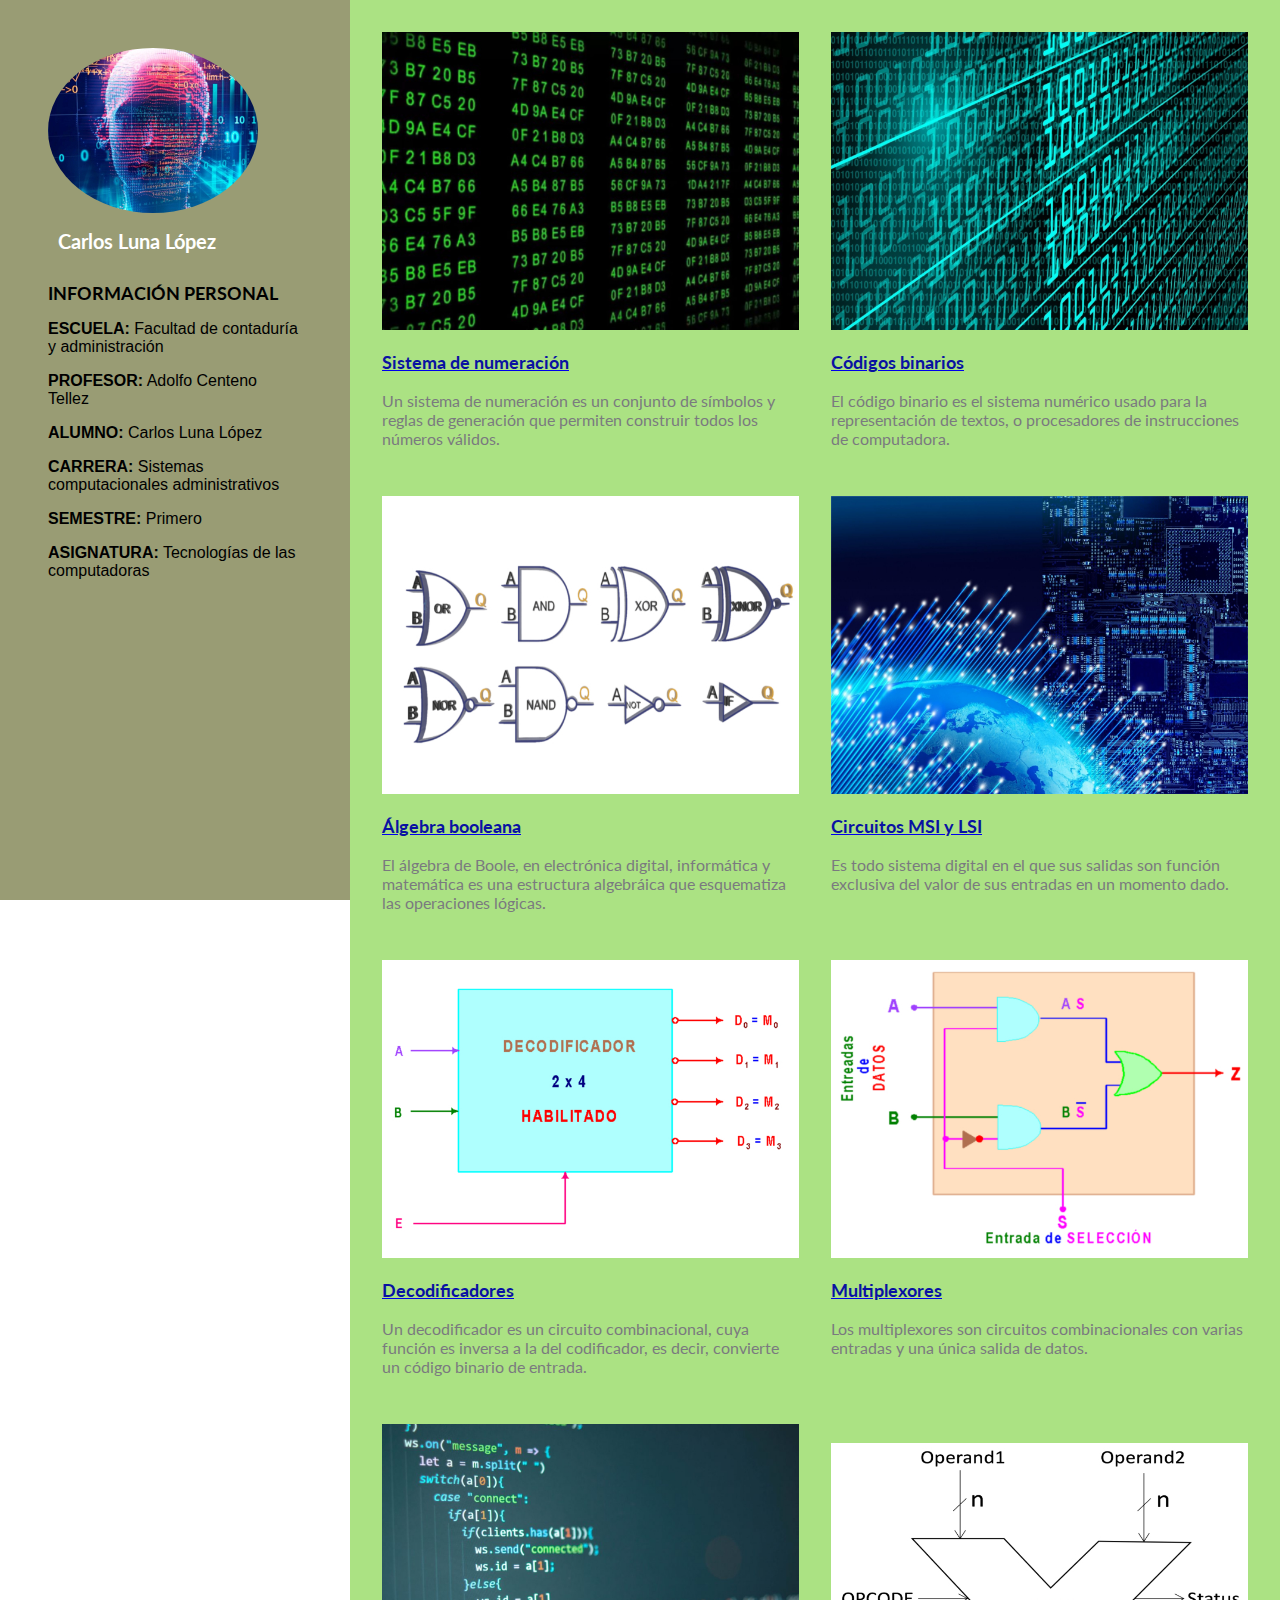
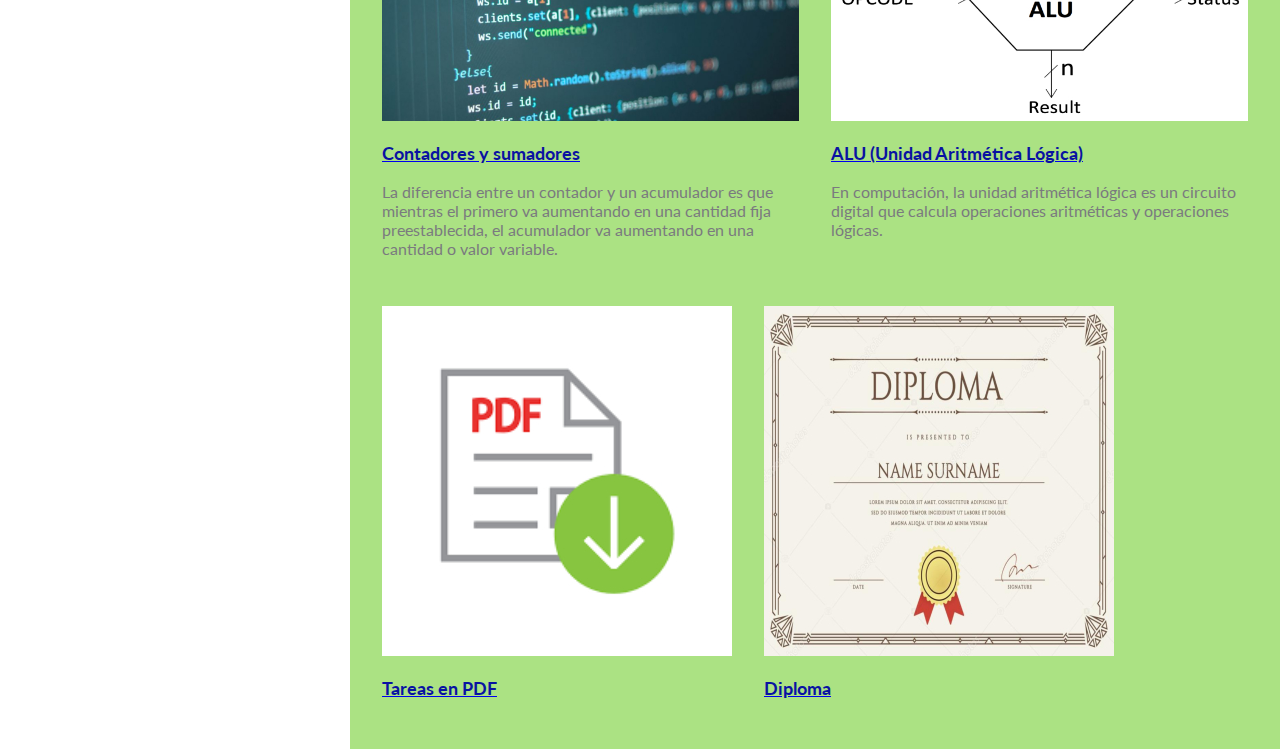
<file: index.html>
<!DOCTYPE html>
<html lang="ES">
<head>
	<meta charset="UTF-8">
	<title>Tecnologías de las computadoras</title>
	<link rel="shortcut icon" href="iconos/icono.ico">
	<link rel="stylesheet" type="text/css" href="css/estilos.css">
	<link href='http://fonts.googleapis.com/css?family=Lato:400,700' rel='stylesheet' type='text/css'>
</head>

<body leftmargin="0px" topmargin="0px" rightmargin="0px" bottommargin="0px">
	<section class="lateral">
		<div class="perfil">
			<a title="Perfil"><img src="img/profile.jpg" alt="" class="perfil__foto" /></a>
			<h1 class="perfil__nombres">Carlos Luna López</h1>
		</div>

		<div class="centro">		
			<h2 class="informacion__titulo">INFORMACIÓN PERSONAL</h2>
			<font face="Comic Sans MS, Arial">
				<p class="informacion__descripcion"><b>ESCUELA:</b> Facultad de contaduría y administración</p>
				<p class="informacion__descripcion"><b>PROFESOR:</b> Adolfo Centeno Tellez</p>
				<p class="informacion__descripcion"><b>ALUMNO:</b> Carlos Luna López</p>
				<p class="informacion__descripcion"><b>CARRERA:</b> Sistemas computacionales administrativos</p>
				<p class="informacion__descripcion"><b>SEMESTRE:</b> Primero</p>
				<p class="informacion__descripcion"><b>ASIGNATURA:</b> Tecnologías de las computadoras</p>
			</font>
		</div>
	</section>

	<section class="proyectos">
		<div class="row">
			<article class="proyecto">
				<a href="sistemaNum.html"><img title="Sistema de numeración" src="img/sistNum.jpg" alt="" class="proyecto__imagen"></a>
				<a href="sistemaNum.html">
					<h3 class="proyecto__titulo">Sistema de numeración</h3>
				</a>
				<p class="proyecto__descripcion">Un sistema de numeración es un conjunto de símbolos y reglas de generación que permiten construir todos los números válidos.</p>
			</article>
	
			<article class="proyecto">				
				<a href="codBinario.html"><img title="Códigos binarios" src="img/binaryCode.jpg" alt="" class="proyecto__imagen"></a>
				<a href="codBinario.html">
					<h3 class="proyecto__titulo">Códigos binarios</h3>
				</a>
				<p class="proyecto__descripcion">El código binario es el sistema numérico usado para la representación de textos, o procesadores de instrucciones de computadora.</p>
			</article>
		</div>

		<div class="row">
			<article class="proyecto">
				<a href="algBool.html"><img title="Álgebra booleana" src="img/algBool.jpg" alt="" class="proyecto__imagen"></a>
				<a href="algBool.html">
					<h3 class="proyecto__titulo">Álgebra booleana</h3>
				</a>
				<p class="proyecto__descripcion">El álgebra de Boole, en electrónica digital, informática y matemática es una estructura algebráica que esquematiza las operaciones lógicas.</p>
			</article>
			
			<article class="proyecto">
				<a href="circuitos.html"><img title="Circuitos MSI y LSI" src="img/circuit.jpg" alt="" class="proyecto__imagen"></a>
				<a href="circuitos.html">
					<h3 class="proyecto__titulo">Circuitos MSI y LSI</h3>
				</a>
				<p class="proyecto__descripcion">Es todo sistema digital en el que sus salidas son función exclusiva del valor de sus entradas en un momento dado.</p>
			</article>
		</div>

		<div class="row">
			<article class="proyecto">				
				<a href="Decod.html"><img title="Decodificadores" src="img/decodif.jpg" alt="" class="proyecto__imagen"></a>
				<a href="Decod.html">
					<h3 class="proyecto__titulo">Decodificadores</h3>
				</a>
				<p class="proyecto__descripcion">Un decodificador es un circuito combinacional, cuya función es inversa a la del codificador, es decir, convierte un código binario de entrada.</p>
			</article>

			<article class="proyecto">		
				<a href="multiplexor.html"><img title="Multiplexores" src="img/multiplexor.jpg" alt="" class="proyecto__imagen"></a>
				<a href="multiplexor.html">
					<h3 class="proyecto__titulo">Multiplexores</h3>
				</a>
				<p class="proyecto__descripcion">Los multiplexores son circuitos combinacionales con varias entradas y una única salida de datos.</p>
			</article>
		</div>

		<div class="row">
			<article class="proyecto">				
				<a href="contSuma.html"><img title="Contadores y sumadores" src="img/sumCont.jpg" alt="" class="proyecto__imagen"></a>
				<a href="contSuma.html">
					<h3 class="proyecto__titulo">Contadores y sumadores</h3>
				</a>
				<p class="proyecto__descripcion">La diferencia entre un contador y un acumulador es que mientras el primero va aumentando en una cantidad fija preestablecida, el acumulador va aumentando en una cantidad o valor variable.</p>
			</article>

			<article class="proyecto">
				<a href="alu.html"><img title="ALU" src="img/ALU.jpg" alt="" class="proyecto__imagen"></a>
				<a href="alu.html">
					<h3 class="proyecto__titulo">ALU (Unidad Aritmética Lógica)</h3> 
				</a>				
				<p class="proyecto__descripcion">En computación, la unidad aritmética lógica es un circuito digital que calcula operaciones aritméticas y operaciones lógicas.</p>
			</article>
		</div>

		<div class="row">
			<article class="proyecto">				
				<a href="pdf.html"><img title="Tareas en PDF" src="img/imagePdf.jpg" alt="" class="proyecto__imagen"></a>
				<a href="pdf.html">
					<h3 class="proyecto__titulo">Tareas en PDF</h3>
				</a>				
			</article>

			<article class="proyecto">
				<a href="diploma.html"><img title="Diploma" src="img/diploma.jpg" alt="" class="proyecto__imagen"></a>
				<a href="diploma.html">
					<h3 class="proyecto__titulo">Diploma</h3> 
				</a>
			</article>
		</div>

	</section>
</body>
</html>
</file>
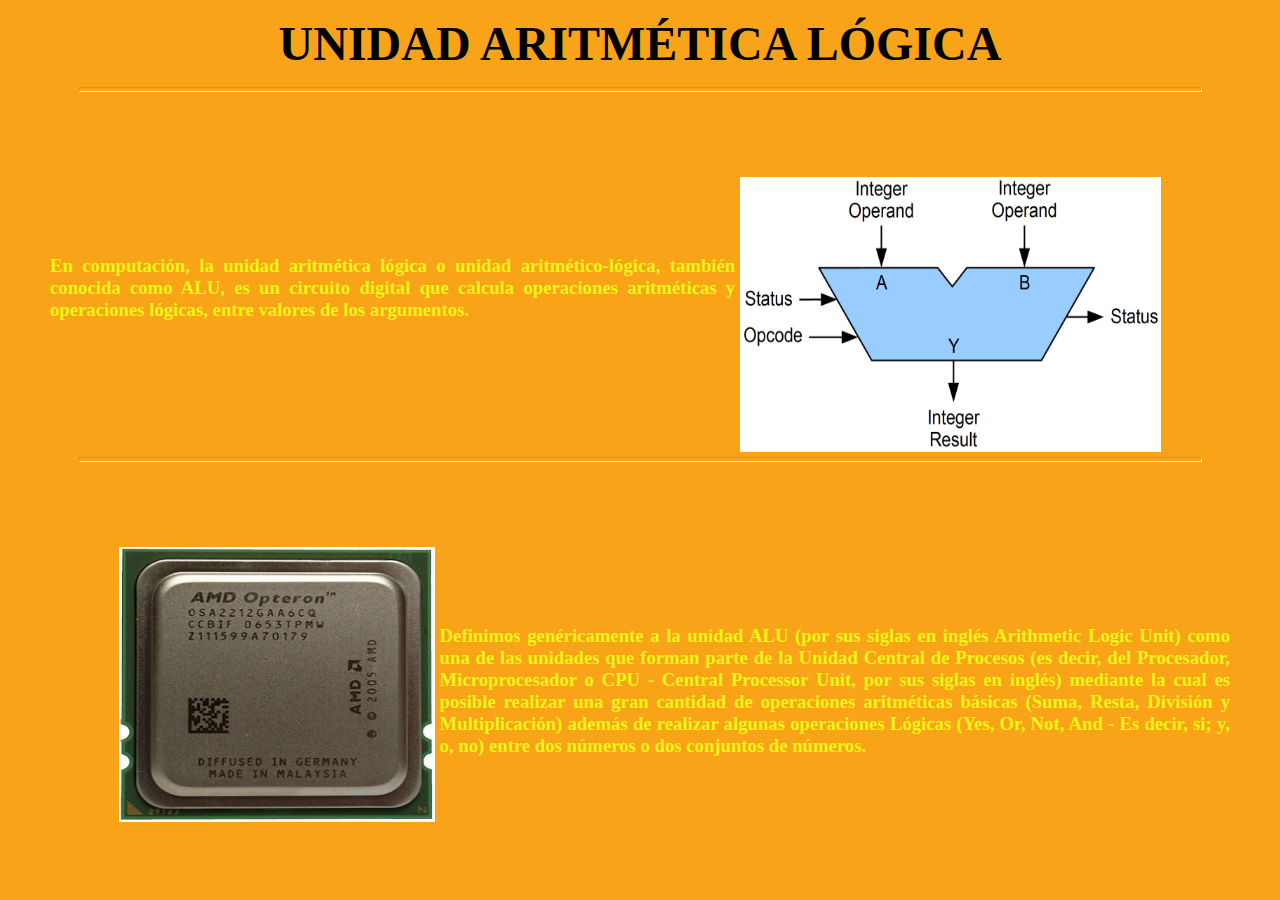
<file: alu.html>
<!DOCTYPE html>
<html lang="ES">
<head>
	<style>p.indent{ padding: 4em }</style>
	<meta charset="UTF-8">
	<title>ALU | Carlos Luna Lopez</title>
	<link rel="shortcut icon" href="iconos/iconoAlu.ico">
</head>
<body bgcolor="#F9A418" leftmargin="50px" rightmargin="50px" bottommargin="50px">
	<p class="letras"><center><FONT FACE="Arial Black" COLOR="#000000" size="15px"> <b>UNIDAD ARITMÉTICA LÓGICA</b></FONT></center></p>
	<HR size="5" width="95%" align="center">

	
	<p class="indent"><img style="float:right; margin:5px;" alt="" src="img/cont/alu.gif" width="40%" height="275"/>
	<font color="#F2F518" face="Verdana"><b><h3 align="justify">En computación, la unidad aritmética lógica o unidad aritmético-lógica, también conocida como ALU, es un circuito digital que calcula operaciones aritméticas y operaciones lógicas, entre valores de los argumentos.</h3></b></font></p>
	<HR size="5" width="95%" align="center">

	
	<p class="indent"><img style="float:left; margin:5px;" alt="" src="img/cont/ALU.jpg" width="30%" height="275"/>
	<font color="#F2F518" face="Verdana"><b><h3 align="justify">Definimos genéricamente a la unidad ALU (por sus siglas en inglés Arithmetic Logic Unit) como una de las unidades que forman parte de la Unidad Central de Procesos (es decir, del Procesador, Microprocesador o CPU - Central Processor Unit, por sus siglas en inglés) mediante la cual es posible realizar una gran cantidad de operaciones aritméticas básicas (Suma, Resta, División y Multiplicación) además de realizar algunas operaciones Lógicas (Yes, Or, Not, And - Es decir, si; y, o, no) entre dos números o dos conjuntos de números.</h3></b></font></p>

</body>
</html>
</file>
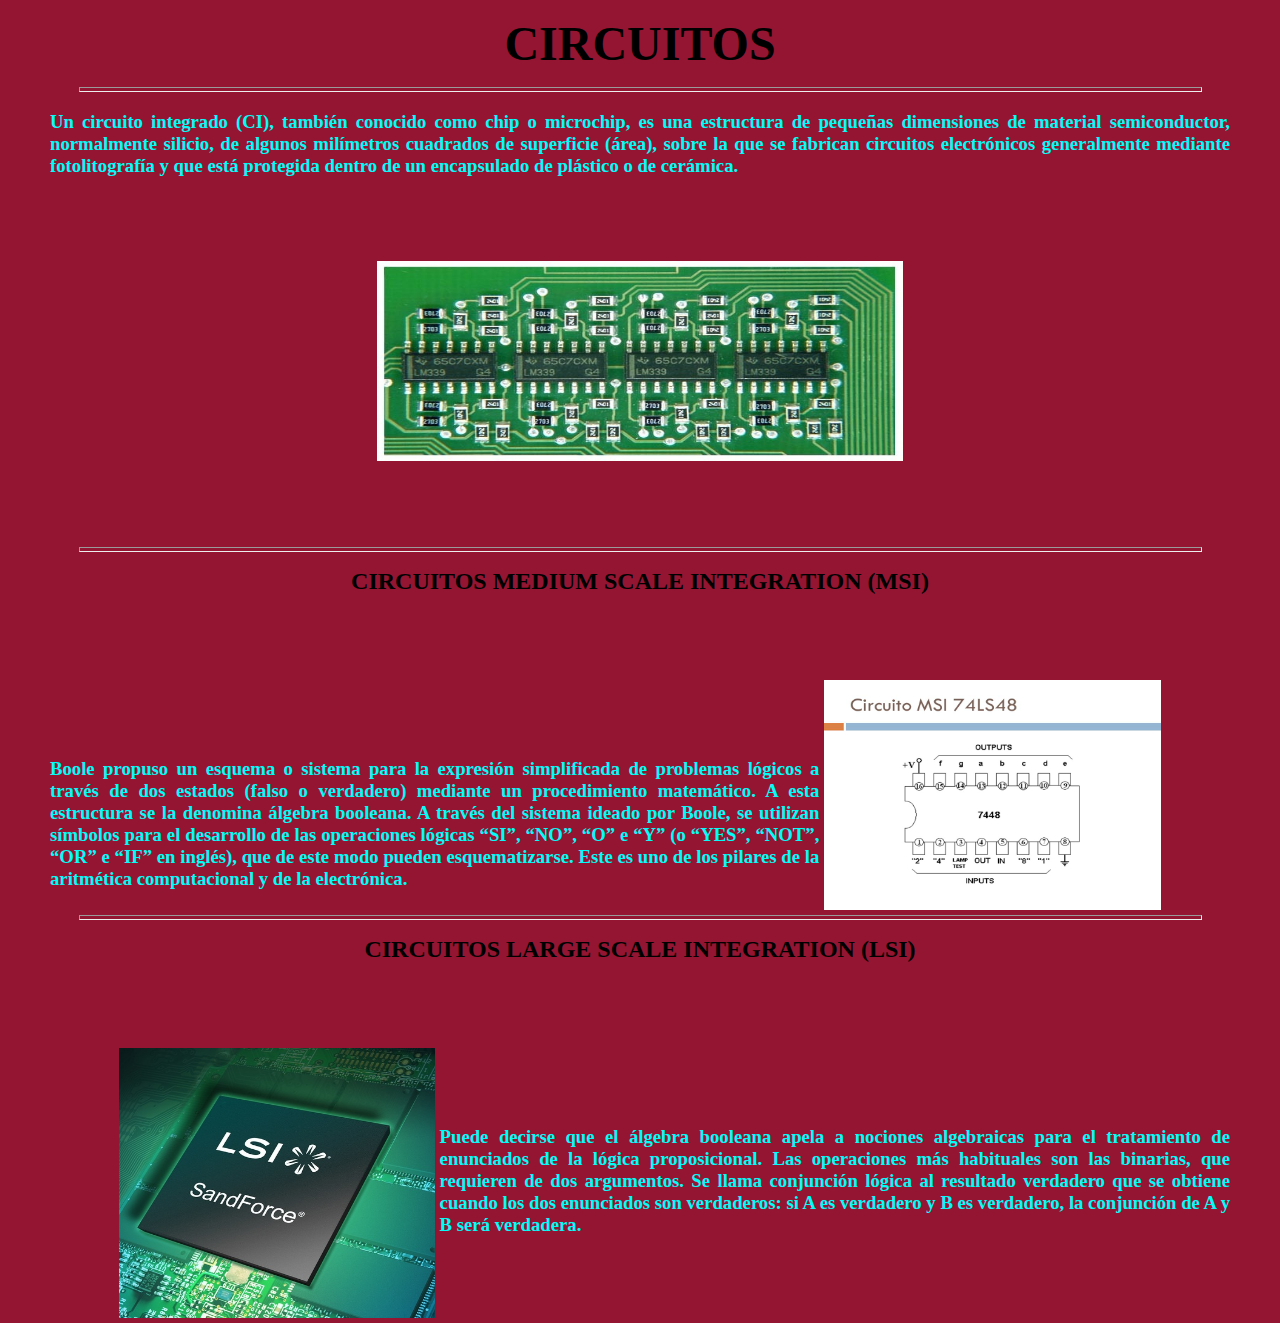
<file: circuitos.html>
<!DOCTYPE html>
<html lang="ES">
<head>
	<style>p.indent{ padding: 4em }</style>
	<meta charset="UTF-8">
	<title>Circuitos MSI y LSI | Carlos</title>
	<link rel="shortcut icon" href="iconos/iconoCircuit.ico">
</head>
<body bgcolor="#931532" leftmargin="50px" rightmargin="50px" bottommargin="50px">

	<p class="letras"><center><FONT FACE="Arial Black" COLOR="#000000" size="15px"><b>CIRCUITOS</b></FONT></center></p>
	<HR size="5" width="95%" align="center">
	<font color="#04FCF8" face="Verdana"><b><h3 align="justify">Un circuito integrado (CI), también conocido como chip o microchip, es una estructura de pequeñas dimensiones de material semiconductor, normalmente silicio, de algunos milímetros cuadrados de superficie (área), sobre la que se fabrican circuitos electrónicos generalmente mediante fotolitografía y que está protegida dentro de un encapsulado de plástico o de cerámica.</h3></b></font>
	<center><p class="indent"><img style="float:center; margin:2px;" alt="" src="img/cont/circuitos.jpg" width="50%" height="200"/></center>
		<HR size="5" width="95%" align="center">
		
	<p class="letras"><center><FONT FACE="Arial Black" COLOR="#000000" size="5px"> <b>CIRCUITOS MEDIUM SCALE INTEGRATION (MSI)</b></FONT></center></p>
	<p class="indent"><img style="float:right; margin:5px;" alt="" src="img/cont/circuitoMSI.jpg" width="32%" height="230"/>
	<font color="#04FCF8" face="Verdana"><b><h3 align="justify">Boole propuso un esquema o sistema para la expresión simplificada de problemas lógicos a través de dos estados (falso o verdadero) mediante un procedimiento matemático. A esta estructura se la denomina álgebra booleana. A través del sistema ideado por Boole, se utilizan símbolos para el desarrollo de las operaciones lógicas “SI”, “NO”, “O” e “Y” (o “YES”, “NOT”, “OR” e “IF” en inglés), que de este modo pueden esquematizarse. Este es uno de los pilares de la aritmética computacional y de la electrónica.</h3></b></font></p>
	<HR size="5" width="95%" align="center">

	<p class="letras"><center><FONT FACE="Arial Black" COLOR="#000000" size="5px"> <b>CIRCUITOS LARGE SCALE INTEGRATION (LSI)</b></FONT></center></p>
	<p class="indent"><img style="float:left; margin:5px;" alt="" src="img/cont/circuitoLSI.jpg" width="30%" height="270"/>
	<font color="#04FCF8" face="Verdana"><b><h3 align="justify">Puede decirse que el álgebra booleana apela a nociones algebraicas para el tratamiento de enunciados de la lógica proposicional. Las operaciones más habituales son las binarias, que requieren de dos argumentos. Se llama conjunción lógica al resultado verdadero que se obtiene cuando los dos enunciados son verdaderos: si A es verdadero y B es verdadero, la conjunción de A y B será verdadera.</h3></b></font></p>
</body>
</html>
</file>
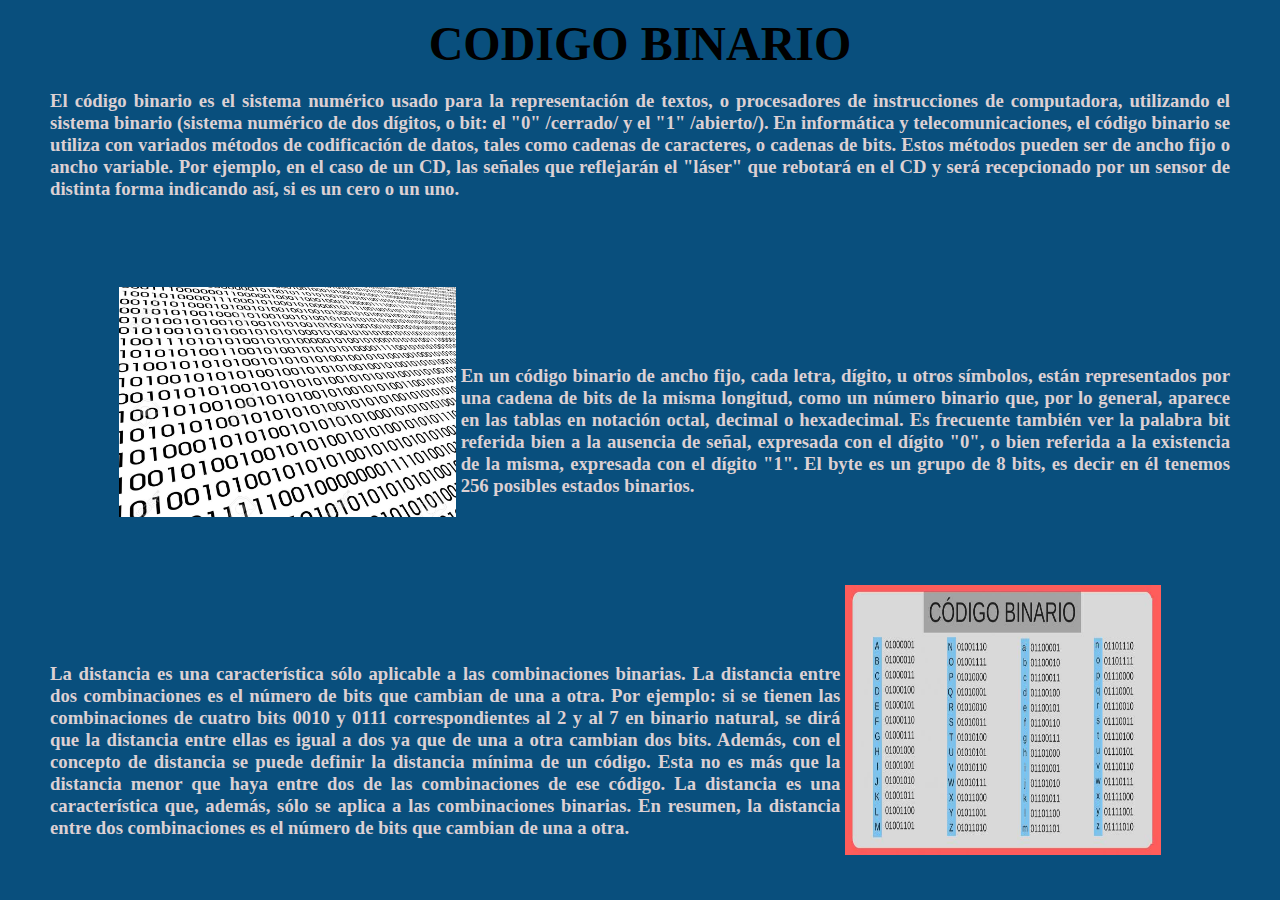
<file: codBinario.html>
<!DOCTYPE html>
<html lang="ES">
<head>
	<style>p.indent{ padding: 4em }</style>
	<meta charset="UTF-8">
	<title>Codigo binario | Carlos Luna</title>
	<link rel="shortcut icon" href="iconos/iconoBinary.ico">
</head>
<body bgcolor="#094F7D" leftmargin="50px" rightmargin="50px" bottommargin="50px">

	<p class="letras"><center><FONT FACE="Arial Black" COLOR="#000000" size="15px"> <b>CODIGO BINARIO</b></FONT></center></p>
	<font color="#DCD0D3" face="Verdana"><b><h3 align="justify">El código binario es el sistema numérico usado para la representación de textos, o procesadores de instrucciones de computadora, utilizando el sistema binario (sistema numérico de dos dígitos, o bit: el "0" /cerrado/ y el "1" /abierto/). En informática y telecomunicaciones, el código binario se utiliza con variados métodos de codificación de datos, tales como cadenas de caracteres, o cadenas de bits. Estos métodos pueden ser de ancho fijo o ancho variable. Por ejemplo, en el caso de un CD, las señales que reflejarán el "láser" que rebotará en el CD y será recepcionado por un sensor de distinta forma indicando así, si es un cero o un uno.</h3></b></font>

	<p class="indent"><img style="float:left; margin:5px;" alt="" src="img/cont/codeBinary1.jpg" width="32%" height="230"/>
	<font color="#DCD0D3" face="Verdana"><b><h3 align="justify">En un código binario de ancho fijo, cada letra, dígito, u otros símbolos, están representados por una cadena de bits de la misma longitud, como un número binario que, por lo general, aparece en las tablas en notación octal, decimal o hexadecimal. Es frecuente también ver la palabra bit referida bien a la ausencia de señal, expresada con el dígito "0", o bien referida a la existencia de la misma, expresada con el dígito "1". El byte es un grupo de 8 bits, es decir en él tenemos 256 posibles estados binarios.</h3></b></font></p>

	<p class="indent"><img style="float:right; margin:5px;" alt="" src="img/cont/codBinario2.jpg" width="30%" height="270"/>
	<font color="#DCD0D3" face="Verdana"><b><h3 align="justify">La distancia es una característica sólo aplicable a las combinaciones binarias. La distancia entre dos combinaciones es el número de bits que cambian de una a otra. Por ejemplo: si se tienen las combinaciones de cuatro bits 0010 y 0111 correspondientes al 2 y al 7 en binario natural, se dirá que la distancia entre ellas es igual a dos ya que de una a otra cambian dos bits. Además, con el concepto de distancia se puede definir la distancia mínima de un código. Esta no es más que la distancia menor que haya entre dos de las combinaciones de ese código. La distancia es una característica que, además, sólo se aplica a las combinaciones binarias. En resumen, la distancia entre dos combinaciones es el número de bits que cambian de una a otra.</h3></b></font></p>

</body>
</html>
</file>
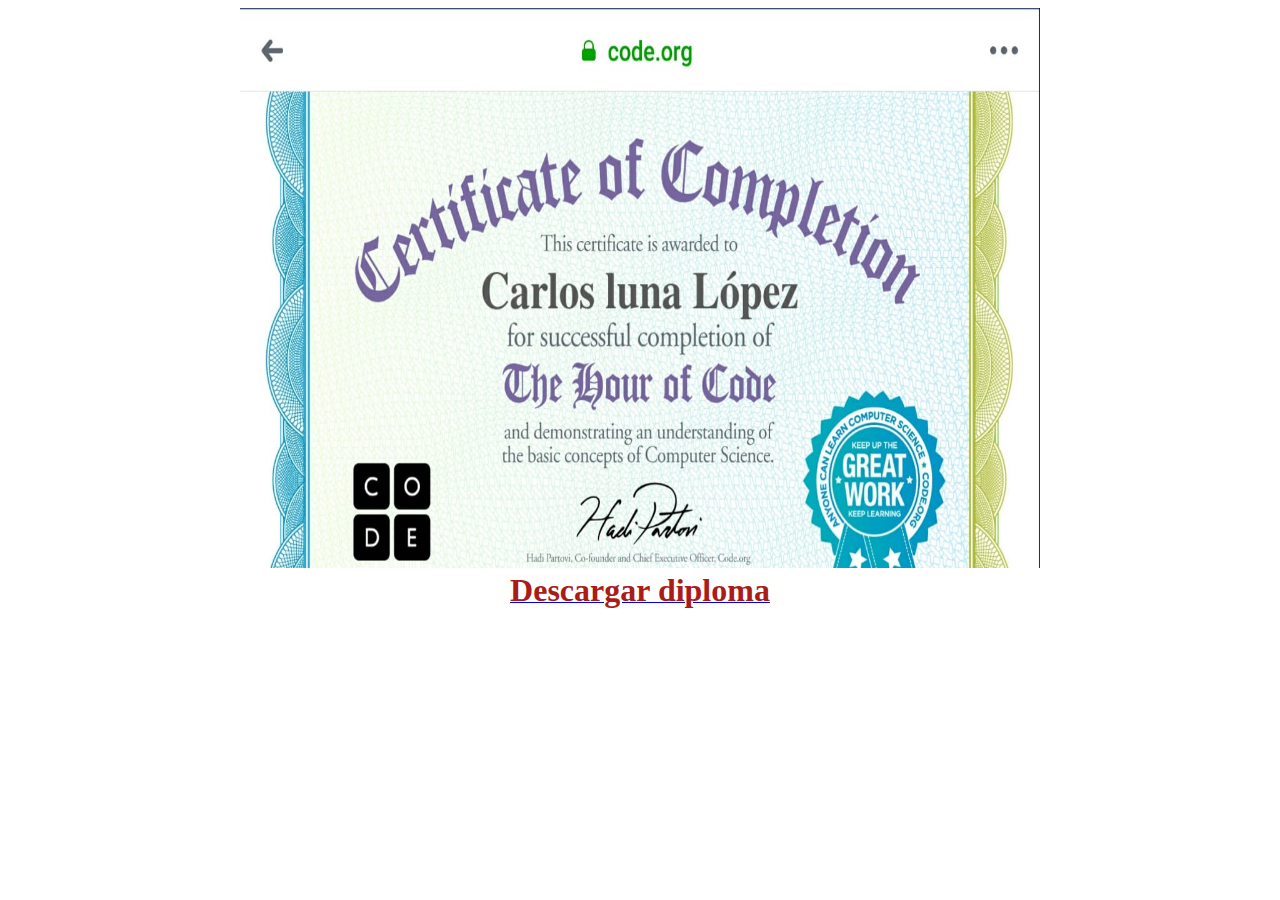
<file: diploma.html>
<!DOCTYPE html>
<html>
<head>
	<title>Diploma | Carlos Luna Lopez</title>
	<link rel="shortcut icon" href="iconos/diploma.ico">
</head>
<body leftmargin="30px" rightmargin="30px" bottommargin="30px">
	<center><object  data="tareas/diploma.jpeg" width="800" height="560" controls></object></center>
	<center><a download="diploma" href="tareas/diploma.jpeg"> <FONT FACE="Arial Black" COLOR="#AA1C17" size="6px"> <b> Descargar diploma </b></FONT> </a></center>
</body>
</html>
</file>
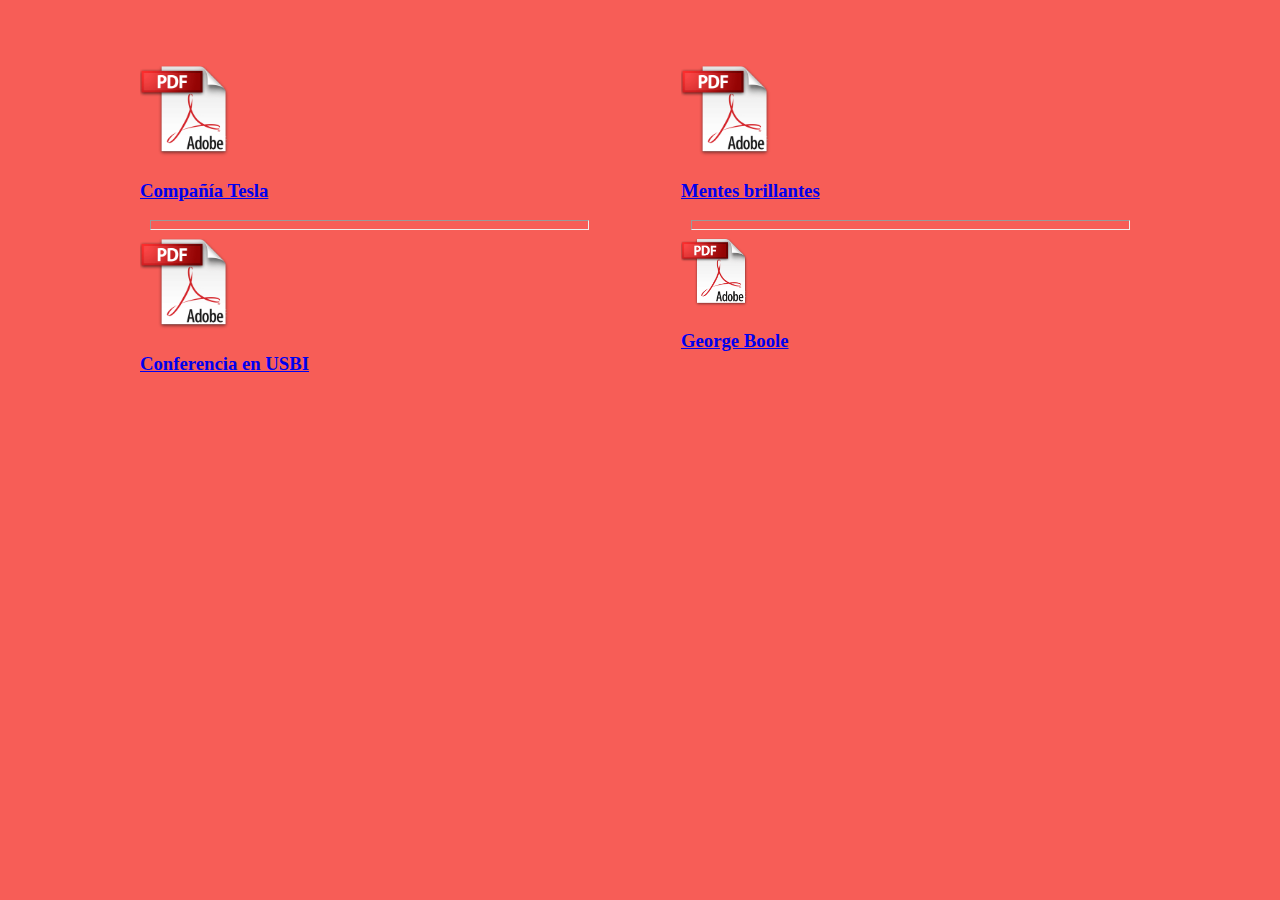
<file: pdf.html>
<!DOCTYPE html>
<html>
<head>
	<style>p.indent{ padding: 5em }</style>
	<title>Tareas en PDF | Carlos Luna</title>
	<link rel="shortcut icon" href="iconos/pdf.ico">

</head> 
<body bgcolor="#F75D57" leftmargin="130px" rightmargin="130px" topmargin="55px">

	<section>
		<div style="padding: 10px; float: left; width: 45%; text-align: justify;">
			<article>
				<a href="tareas/companiaTesla.pdf"><img title="Compañía Tesla" src="img/pdfLogo.png" width="20%" height="20%"></a>
				<a href="tareas/companiaTesla.pdf">
					<h3 align="justify"> Compañía Tesla</h3>
				</a>
			</article>
			<HR size="10" width="95%" align="center">

			<article>				
				<a href="tareas/conferenciaUSBI.pdf"><img title="Conferencia en USBI" src="img/pdfLogo.png" width="20%" height="20%"></a>
				<a href="tareas/conferenciaUSBI.pdf">
					<h3>Conferencia en USBI</h3>
				</a>
			</article>
		</div>

		<div style="padding: 10px; float: right; width: 45%; text-align: justify;">
			<article>
				<a href="tareas/mentesBrillantes.pdf"><img title="Mentes brillantes" src="img/pdfLogo.png" width="20%" height="20%"></a>
				<a href="tareas/mentesBrillantes.pdf">
					<h3>Mentes brillantes</h3>
				</a>
			</article>
			<HR size="10" width="95%" align="center">

			<article>
				<a href="tareas/georgeBoole.pdf"><img title="George Boole" src="img/pdfLogo.png" width="15%" height="15%"></a>
				<a href="tareas/georgeBoole.pdf">
					<h3>George Boole</h3>
				</a>
			</article>
		</div>

</body>
</html>
</file>
<file: css/estilos.css>
*{
	box-sizing: border-box;
}

html {
	font-family: 'Lato', sans-serif;
}

.lateral{
	background-color: #999C74;
	bottom: 0;
	left: 0;
	padding: 3em;
	position: fixed;
	top: 0;
	width: 350px;
}

/* Perfil */

.perfil__foto{
	border-radius: 50%;
	
}

.perfil__nombres{
	color: #fff;
	font-size: 20px;
	margin-left: .5em;
	width: 250px;
}

.perfil__nombres, .perfil__circulo{
	display: inline-block;
	vertical-align: middle;
}

/* Informacion */

.informacion{
	color: #0F6A62;
	position: absolute;
	bottom: 1em;
}

.informacion__titulo{
	font-size: 18px;
}


/* Proyectos */

.proyectos {
	margin-left: 350px;
	padding: 1em;
	background-color: #ABE283;
	display: table;
}

.proyecto {
	display: table-cell;
	padding: 1em;
	width: 50%;
}

.proyecto__imagen {
	width: 100%;
}

.proyecto__titulo {
	color: #0912A2;
	font-size: 18px;
}

.proyecto__descripcion {
	color: #7A7A7F;
}
</file>
